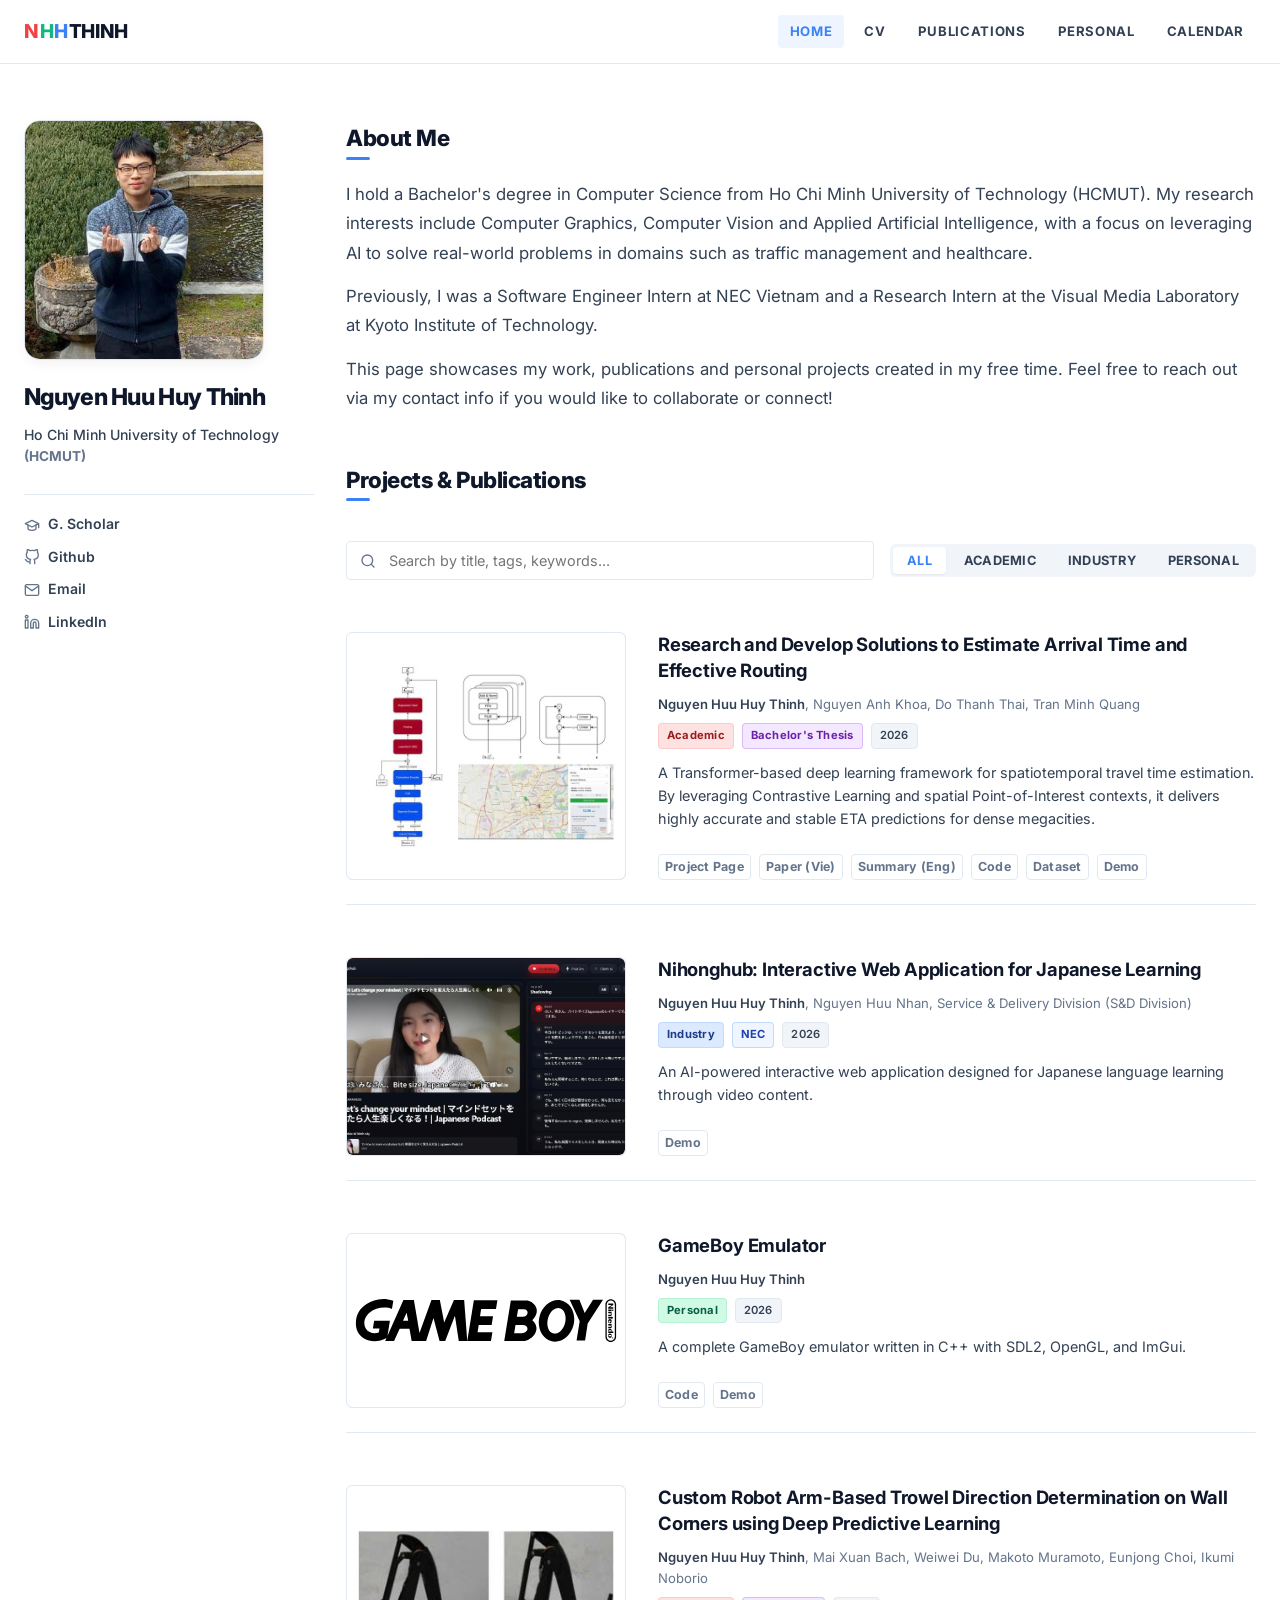
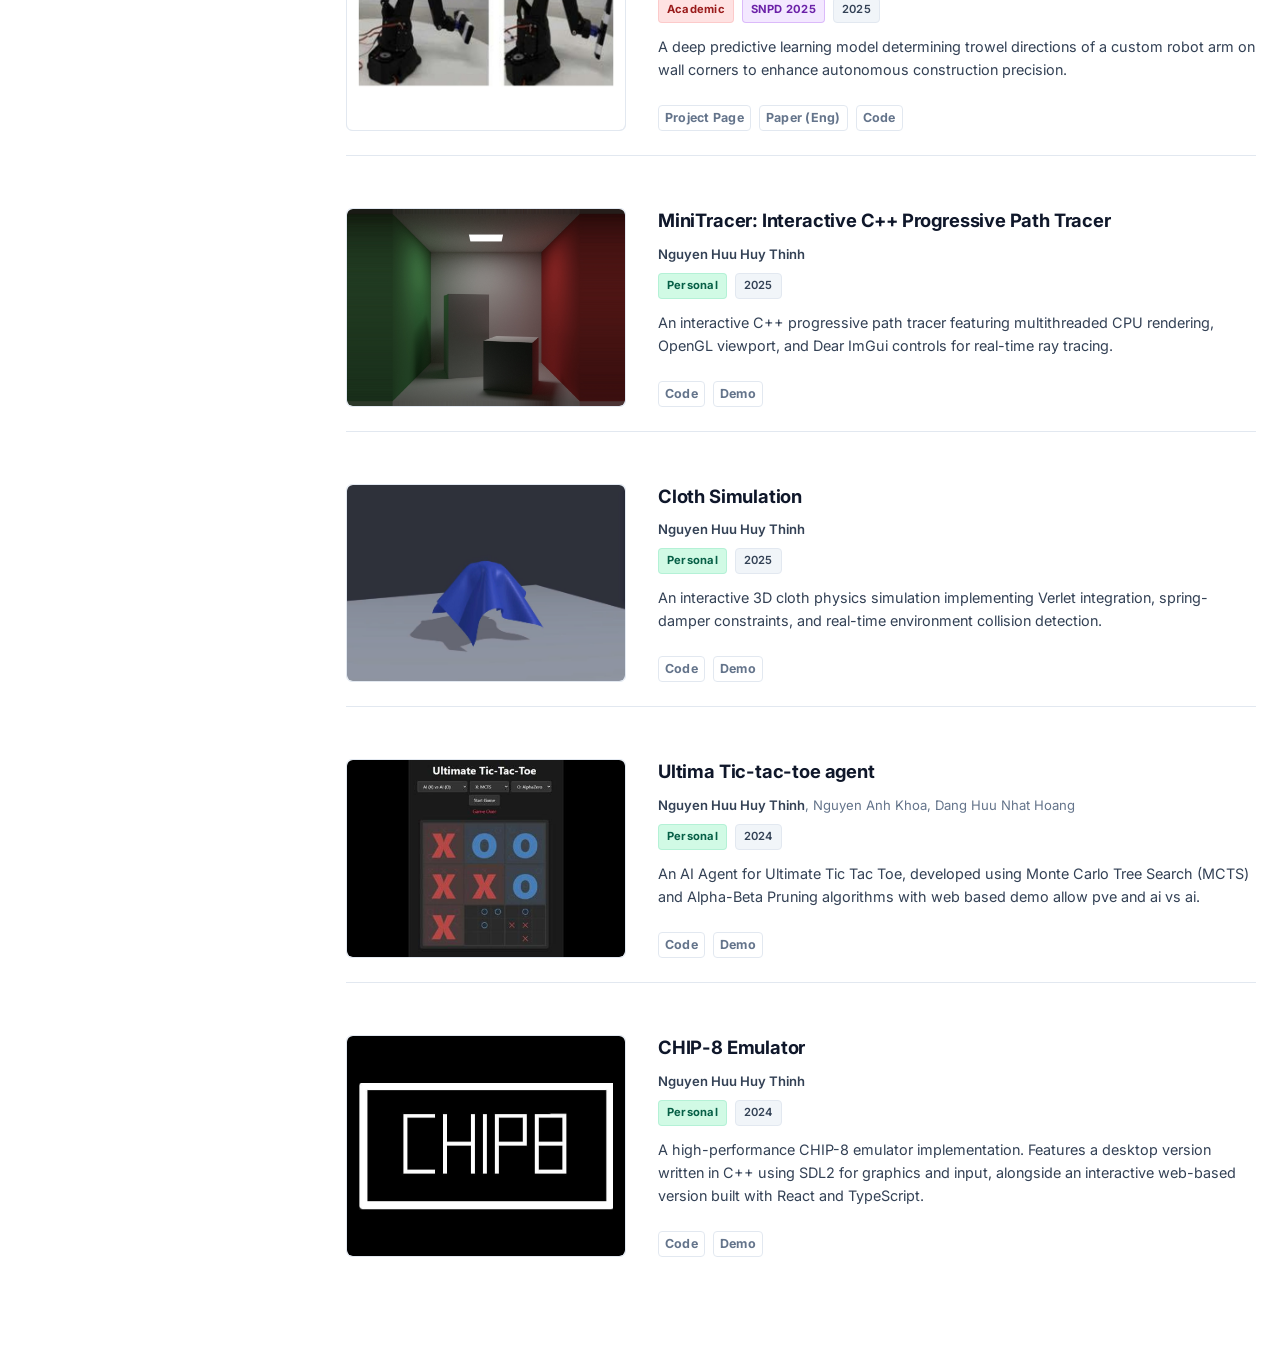
<file: index.html>
<!DOCTYPE html>
<html lang="en">
<head>
  <meta charset="UTF-8">
  <meta name="viewport" content="width=device-width, initial-scale=1.0">
  <title>Nguyen Huu Huy Thinh</title>
  
  <!-- SEO Meta Tags -->
  <meta name="description" content="Personal website and portfolio of Nguyen Huu Huy Thinh, Computer Science graduate from Ho Chi Minh University of Technology (HCMUT). Specializing in Computer Graphics, Computer Vision, and Applied AI.">
  <meta name="keywords" content="Nguyen Huu Huy Thinh, HCMUT, Computer Science, Computer Graphics, Computer Vision, Applied AI, Software Engineer, Portfolio">
  <meta name="author" content="Nguyen Huu Huy Thinh">
  <meta name="robots" content="index, follow">
  
  <!-- Cache Control Meta Tags to prevent stale HTML caching -->
  <meta http-equiv="Cache-Control" content="no-cache, no-store, must-revalidate">
  <meta http-equiv="Pragma" content="no-cache">
  <meta http-equiv="Expires" content="0">
  
  <!-- Open Graph / Social Media Meta Tags -->
  <meta property="og:type" content="website">
  <meta property="og:title" content="Nguyen Huu Huy Thinh">
  <meta property="og:description" content="Personal website and portfolio of Nguyen Huu Huy Thinh, Computer Science graduate from Ho Chi Minh University of Technology (HCMUT). Specializing in Computer Graphics, Computer Vision, and Applied AI.">
  <meta property="og:url" content="https://shinnei.github.io/">
  <meta property="og:image" content="https://shinnei.github.io/assets/avatar.jpg">
  
  <!-- Twitter Card Meta Tags -->
  <meta name="twitter:card" content="summary_large_image">
  <meta name="twitter:title" content="Nguyen Huu Huy Thinh">
  <meta name="twitter:description" content="Personal website and portfolio of Nguyen Huu Huy Thinh, Computer Science graduate from HCMUT.">
  <meta name="twitter:image" content="https://shinnei.github.io/assets/avatar.jpg">

  <!-- Favicon -->
  <link rel="icon" type="image/jpeg" href="assets/avatar.jpg">
  <!-- Google Fonts: Inter -->
  <link rel="preconnect" href="https://fonts.googleapis.com">
  <link rel="preconnect" href="https://fonts.gstatic.com" crossorigin>
  <link href="https://fonts.googleapis.com/css2?family=Inter:wght@300;400;500;600;700;800&display=swap" rel="stylesheet">
  <!-- Stylesheet -->
  <link rel="stylesheet" href="styles.css?v=1.8">
</head>
<body>
  
  <!-- Navigation Bar -->
  <nav class="navbar">
    <div class="nav-container">
      <a href="index.html" class="nav-brand">
        <span class="nav-logo-r">N</span><span class="nav-logo-g">H</span><span class="nav-logo-b">H</span> Thinh
      </a>
      <div class="nav-links">
        <a href="index.html" class="nav-link-item active">Home</a>
        <a href="papers/Nguyen_Huu_Huy_Thinh_CV.pdf" target="_blank" rel="noopener noreferrer" class="nav-link-item">CV</a>
        <a href="publications.html" class="nav-link-item">Publications</a>
        <a href="personal.html" class="nav-link-item">Personal</a>
        <a href="calendar.html" class="nav-link-item">Calendar</a>
      </div>
    </div>
  </nav>

  <div class="app-container">
    
    <!-- Left Sidebar: Profile Details -->
    <aside class="sidebar">
      <div class="profile-card">
        <div class="avatar-wrapper">
          <img src="assets/avatar.jpg" alt="Nguyen Huu Huy Thinh" class="avatar-img" id="profile-avatar" onerror="this.classList.add('hide'); document.getElementById('avatar-fallback').classList.remove('hide');">
          <div id="avatar-fallback" class="avatar-fallback hide">
            <span class="fallback-initials">NHHT</span>
          </div>
        </div>
        
        <h1 class="profile-name">Nguyen Huu Huy Thinh</h1>
        <p class="profile-school">
          Ho Chi Minh University of Technology<br>
          <span class="school-sub">(HCMUT)</span>
        </p>
        
        <!-- Social/Contact Links: Styled as borderless text links -->
        <div class="social-links">
          <a href="https://scholar.google.com" target="_blank" rel="noopener noreferrer" class="social-link" title="Google Scholar">
            <svg class="social-icon" xmlns="http://www.w3.org/2000/svg" width="16" height="16" viewBox="0 0 24 24" fill="none" stroke="currentColor" stroke-width="2" stroke-linecap="round" stroke-linejoin="round"><path d="M22 10v6M2 10l10-5 10 5-10 5z"></path><path d="M6 12v5c0 2 2 3 6 3s6-1 6-3v-5"></path></svg>
            <span>G. Scholar</span>
          </a>
          <a href="https://github.com/shInNei" target="_blank" rel="noopener noreferrer" class="social-link" title="github.com/shInNei">
            <svg class="social-icon" xmlns="http://www.w3.org/2000/svg" width="16" height="16" viewBox="0 0 24 24" fill="none" stroke="currentColor" stroke-width="2" stroke-linecap="round" stroke-linejoin="round"><path d="M9 19c-5 1.5-5-2.5-7-3m14 6v-3.87a3.37 3.37 0 0 0-.94-2.61c3.14-.35 6.44-1.54 6.44-7A5.44 5.44 0 0 0 20 4.77 5.07 5.07 0 0 0 19.91 1S18.73.65 16 2.48a13.38 13.38 0 0 0-7 0C6.27.65 5.09 1 5.09 1A5.07 5.07 0 0 0 5 4.77a5.44 5.44 0 0 0-1.5 3.78c0 5.42 3.3 6.61 6.44 7A3.37 3.37 0 0 0 9 18.13V22"></path></svg>
            <span>Github</span>
          </a>
          <a href="mailto:dst15092004@gmail.com" class="social-link" title="dst15092004@gmail.com">
            <svg class="social-icon" xmlns="http://www.w3.org/2000/svg" width="16" height="16" viewBox="0 0 24 24" fill="none" stroke="currentColor" stroke-width="2" stroke-linecap="round" stroke-linejoin="round"><path d="M4 4h16c1.1 0 2 .9 2 2v12c0 1.1-.9 2-2 2H4c-1.1 0-2-.9-2-2V6c0-1.1.9-2 2-2z"></path><polyline points="22,6 12,13 2,6"></polyline></svg>
            <span>Email</span>
          </a>
          <a href="https://www.linkedin.com/in/nvnhn/" target="_blank" rel="noopener noreferrer" class="social-link" title="linkedin.com/in/nvnhn/">
            <svg class="social-icon" xmlns="http://www.w3.org/2000/svg" width="16" height="16" viewBox="0 0 24 24" fill="none" stroke="currentColor" stroke-width="2" stroke-linecap="round" stroke-linejoin="round"><path d="M16 8a6 6 0 0 1 6 6v7h-4v-7a2 2 0 0 0-2-2 2 2 0 0 0-2 2v7h-4v-7a6 6 0 0 1 6-6z"></path><rect x="2" y="9" width="4" height="12"></rect><circle cx="4" cy="4" r="2"></circle></svg>
            <span>LinkedIn</span>
          </a>
        </div>
      </div>
    </aside>
    
    <!-- Right Main Content -->
    <main class="main-content">
      
      <!-- Short Bio Description Section: Styled as clean, borderless typography -->
      <section class="bio-section">
        <h2 class="section-title">About Me</h2>
        <div class="bio-card">
          <p class="bio-text">
            I hold a Bachelor's degree in Computer Science from Ho Chi Minh University of Technology (HCMUT). My research interests include Computer Graphics, Computer Vision and Applied Artificial Intelligence, with a focus on leveraging AI to solve real-world problems in domains such as traffic management and healthcare.
          </p>
          <p class="bio-text">
            Previously, I was a Software Engineer Intern at NEC Vietnam and a Research Intern at the Visual Media Laboratory at Kyoto Institute of Technology.
          </p>
          <p class="bio-text">
            This page showcases my work, publications and personal projects created in my free time. Feel free to reach out via my contact info if you would like to collaborate or connect!
          </p>
        </div>
      </section>
      
      <!-- Projects & Publications Section -->
      <section class="portfolio-section">
        <div class="portfolio-header">
          <h2 class="section-title">Projects & Publications</h2>
          
          <!-- Search & Filter Controls -->
          <div class="search-filter-controls">
            <!-- Search Box -->
            <div class="search-box">
              <svg class="search-icon" xmlns="http://www.w3.org/2000/svg" width="18" height="18" viewBox="0 0 24 24" fill="none" stroke="currentColor" stroke-width="2" stroke-linecap="round" stroke-linejoin="round"><circle cx="11" cy="11" r="8"></circle><line x1="21" y1="21" x2="16.65" y2="16.65"></line></svg>
              <input type="text" id="project-search" placeholder="Search by title, tags, keywords...">
            </div>
            
            <!-- Type Filters -->
            <div class="filter-tabs">
              <button class="filter-tab active" data-filter="all">All</button>
              <button class="filter-tab" data-filter="academic">Academic</button>
              <button class="filter-tab" data-filter="industry">Industry</button>
              <button class="filter-tab" data-filter="personal">Personal</button>
            </div>
          </div>
        </div>
        
        <!-- Timeline Grouped list of projects -->
        <div id="projects-timeline" class="projects-timeline">
          <!-- JavaScript will dynamically render year groupings here -->
          <div class="loading-state">Loading projects database...</div>
        </div>
      </section>
      
    </main>
  </div>

  <!-- Scripts -->
  <script src="app.js?v=1.8"></script>
</body>
</html>
</file>
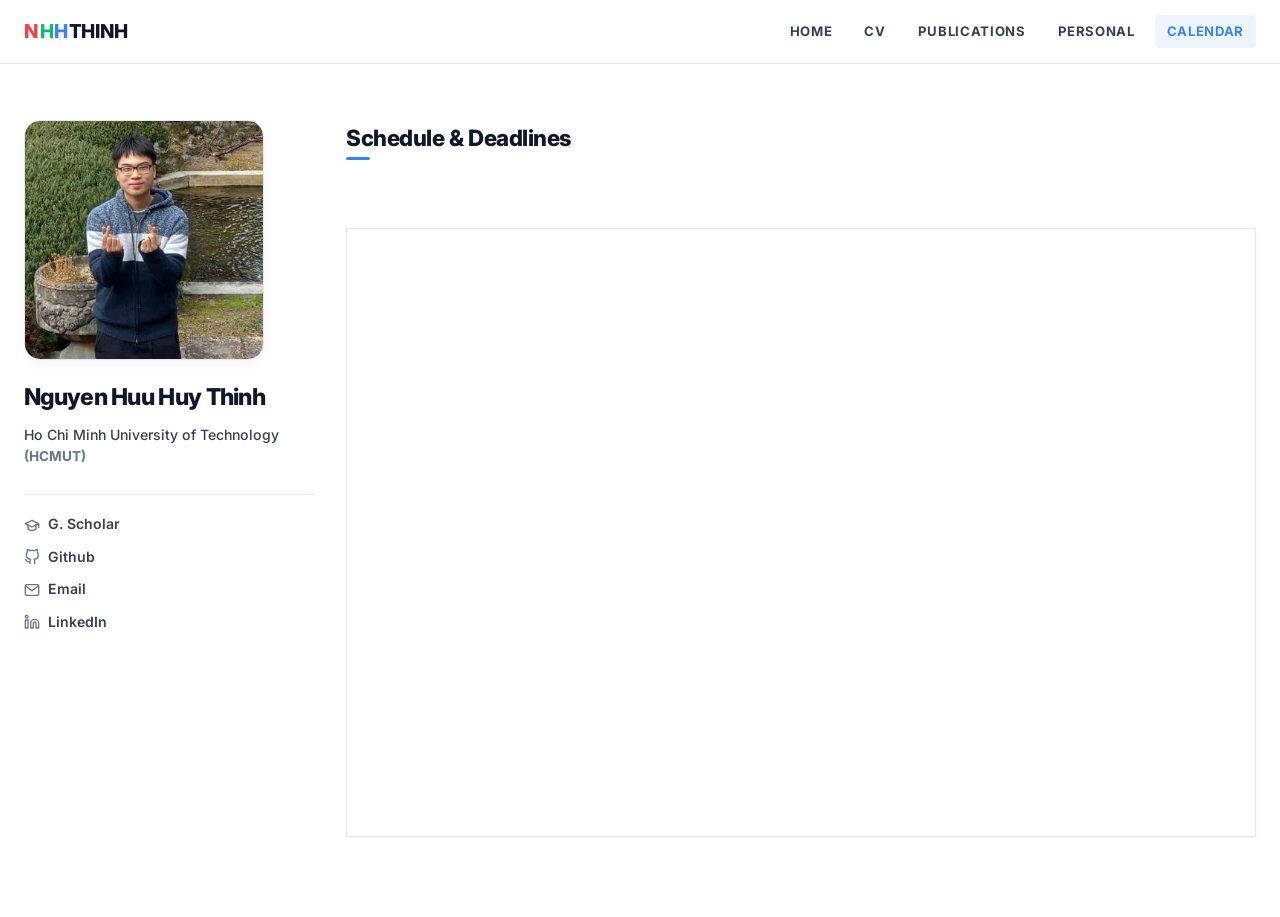
<file: calendar.html>
<!DOCTYPE html>
<html lang="en">
<head>
  <meta charset="UTF-8">
  <meta name="viewport" content="width=device-width, initial-scale=1.0">
  <title>Calendar - Nguyen Huu Huy Thinh</title>
  
  <meta name="description" content="Personal calendar of Nguyen Huu Huy Thinh.">
  <meta name="keywords" content="Nguyen Huu Huy Thinh, Calendar, Schedule, Deadlines">
  <meta name="author" content="Nguyen Huu Huy Thinh">
  <meta name="robots" content="index, follow">
  
  <meta http-equiv="Cache-Control" content="no-cache, no-store, must-revalidate">
  <meta http-equiv="Pragma" content="no-cache">
  <meta http-equiv="Expires" content="0">
  
  <meta property="og:type" content="website">
  <meta property="og:title" content="Calendar - Nguyen Huu Huy Thinh">
  <meta property="og:description" content="Personal calendar of Nguyen Huu Huy Thinh.">
  <meta property="og:url" content="https://shinnei.github.io/calendar.html">
  <meta property="og:image" content="https://shinnei.github.io/assets/avatar.jpg">

  <link rel="icon" type="image/jpeg" href="assets/avatar.jpg">
  <link rel="preconnect" href="https://fonts.googleapis.com">
  <link rel="preconnect" href="https://fonts.gstatic.com" crossorigin>
  <link href="https://fonts.googleapis.com/css2?family=Inter:wght@300;400;500;600;700;800&display=swap" rel="stylesheet">
  <link rel="stylesheet" href="styles.css?v=1.8">
</head>
<body>
  
  <nav class="navbar">
    <div class="nav-container">
      <a href="index.html" class="nav-brand">
        <span class="nav-logo-r">N</span><span class="nav-logo-g">H</span><span class="nav-logo-b">H</span> Thinh
      </a>
      <div class="nav-links">
        <a href="index.html" class="nav-link-item">Home</a>
        <a href="papers/Nguyen_Huu_Huy_Thinh_CV.pdf" target="_blank" rel="noopener noreferrer" class="nav-link-item">CV</a>
        <a href="publications.html" class="nav-link-item">Publications</a>
        <a href="personal.html" class="nav-link-item">Personal</a>
        <a href="calendar.html" class="nav-link-item active">Calendar</a>
      </div>
    </div>
  </nav>

  <div class="app-container">
    
    <aside class="sidebar">
      <div class="profile-card">
        <div class="avatar-wrapper">
          <img src="assets/avatar.jpg" alt="Nguyen Huu Huy Thinh" class="avatar-img" id="profile-avatar" onerror="this.classList.add('hide'); document.getElementById('avatar-fallback').classList.remove('hide');">
          <div id="avatar-fallback" class="avatar-fallback hide">
            <span class="fallback-initials">NHHT</span>
          </div>
        </div>
        
        <h1 class="profile-name">Nguyen Huu Huy Thinh</h1>
        <p class="profile-school">
          Ho Chi Minh University of Technology<br>
          <span class="school-sub">(HCMUT)</span>
        </p>
        
        <div class="social-links">
          <a href="https://scholar.google.com" target="_blank" rel="noopener noreferrer" class="social-link" title="Google Scholar">
            <svg class="social-icon" xmlns="http://www.w3.org/2000/svg" width="16" height="16" viewBox="0 0 24 24" fill="none" stroke="currentColor" stroke-width="2" stroke-linecap="round" stroke-linejoin="round"><path d="M22 10v6M2 10l10-5 10 5-10 5z"></path><path d="M6 12v5c0 2 2 3 6 3s6-1 6-3v-5"></path></svg>
            <span>G. Scholar</span>
          </a>
          <a href="https://github.com/shInNei" target="_blank" rel="noopener noreferrer" class="social-link" title="github.com/shInNei">
            <svg class="social-icon" xmlns="http://www.w3.org/2000/svg" width="16" height="16" viewBox="0 0 24 24" fill="none" stroke="currentColor" stroke-width="2" stroke-linecap="round" stroke-linejoin="round"><path d="M9 19c-5 1.5-5-2.5-7-3m14 6v-3.87a3.37 3.37 0 0 0-.94-2.61c3.14-.35 6.44-1.54 6.44-7A5.44 5.44 0 0 0 20 4.77 5.07 5.07 0 0 0 19.91 1S18.73.65 16 2.48a13.38 13.38 0 0 0-7 0C6.27.65 5.09 1 5.09 1A5.07 5.07 0 0 0 5 4.77a5.44 5.44 0 0 0-1.5 3.78c0 5.42 3.3 6.61 6.44 7A3.37 3.37 0 0 0 9 18.13V22"></path></svg>
            <span>Github</span>
          </a>
          <a href="mailto:dst15092004@gmail.com" class="social-link" title="dst15092004@gmail.com">
            <svg class="social-icon" xmlns="http://www.w3.org/2000/svg" width="16" height="16" viewBox="0 0 24 24" fill="none" stroke="currentColor" stroke-width="2" stroke-linecap="round" stroke-linejoin="round"><path d="M4 4h16c1.1 0 2 .9 2 2v12c0 1.1-.9 2-2 2H4c-1.1 0-2-.9-2-2V6c0-1.1.9-2 2-2z"></path><polyline points="22,6 12,13 2,6"></polyline></svg>
            <span>Email</span>
          </a>
          <a href="https://www.linkedin.com/in/nvnhn/" target="_blank" rel="noopener noreferrer" class="social-link" title="linkedin.com/in/nvnhn/">
            <svg class="social-icon" xmlns="http://www.w3.org/2000/svg" width="16" height="16" viewBox="0 0 24 24" fill="none" stroke="currentColor" stroke-width="2" stroke-linecap="round" stroke-linejoin="round"><path d="M16 8a6 6 0 0 1 6 6v7h-4v-7a2 2 0 0 0-2-2 2 2 0 0 0-2 2v7h-4v-7a6 6 0 0 1 6-6z"></path><rect x="2" y="9" width="4" height="12"></rect><circle cx="4" cy="4" r="2"></circle></svg>
            <span>LinkedIn</span>
          </a>
        </div>
      </div>
    </aside>

    <main class="main-content">
      <h2 class="section-title">Schedule & Deadlines</h2>
      
      <div class="calendar-container">
        <iframe src="https://calendar.google.com/calendar/embed?hl=en&src=00cd9221fc6dd480da483164dfe9637b0a906abfc7c5ccf0f819339e7baccd6d%40group.calendar.google.com&ctz=Asia%2FHo_Chi_Minh" style="border: 0" width="100%" height="600" frameborder="0" scrolling="no"></iframe>
      </div>
    </main>
  </div>
</body>
</html>
</file>
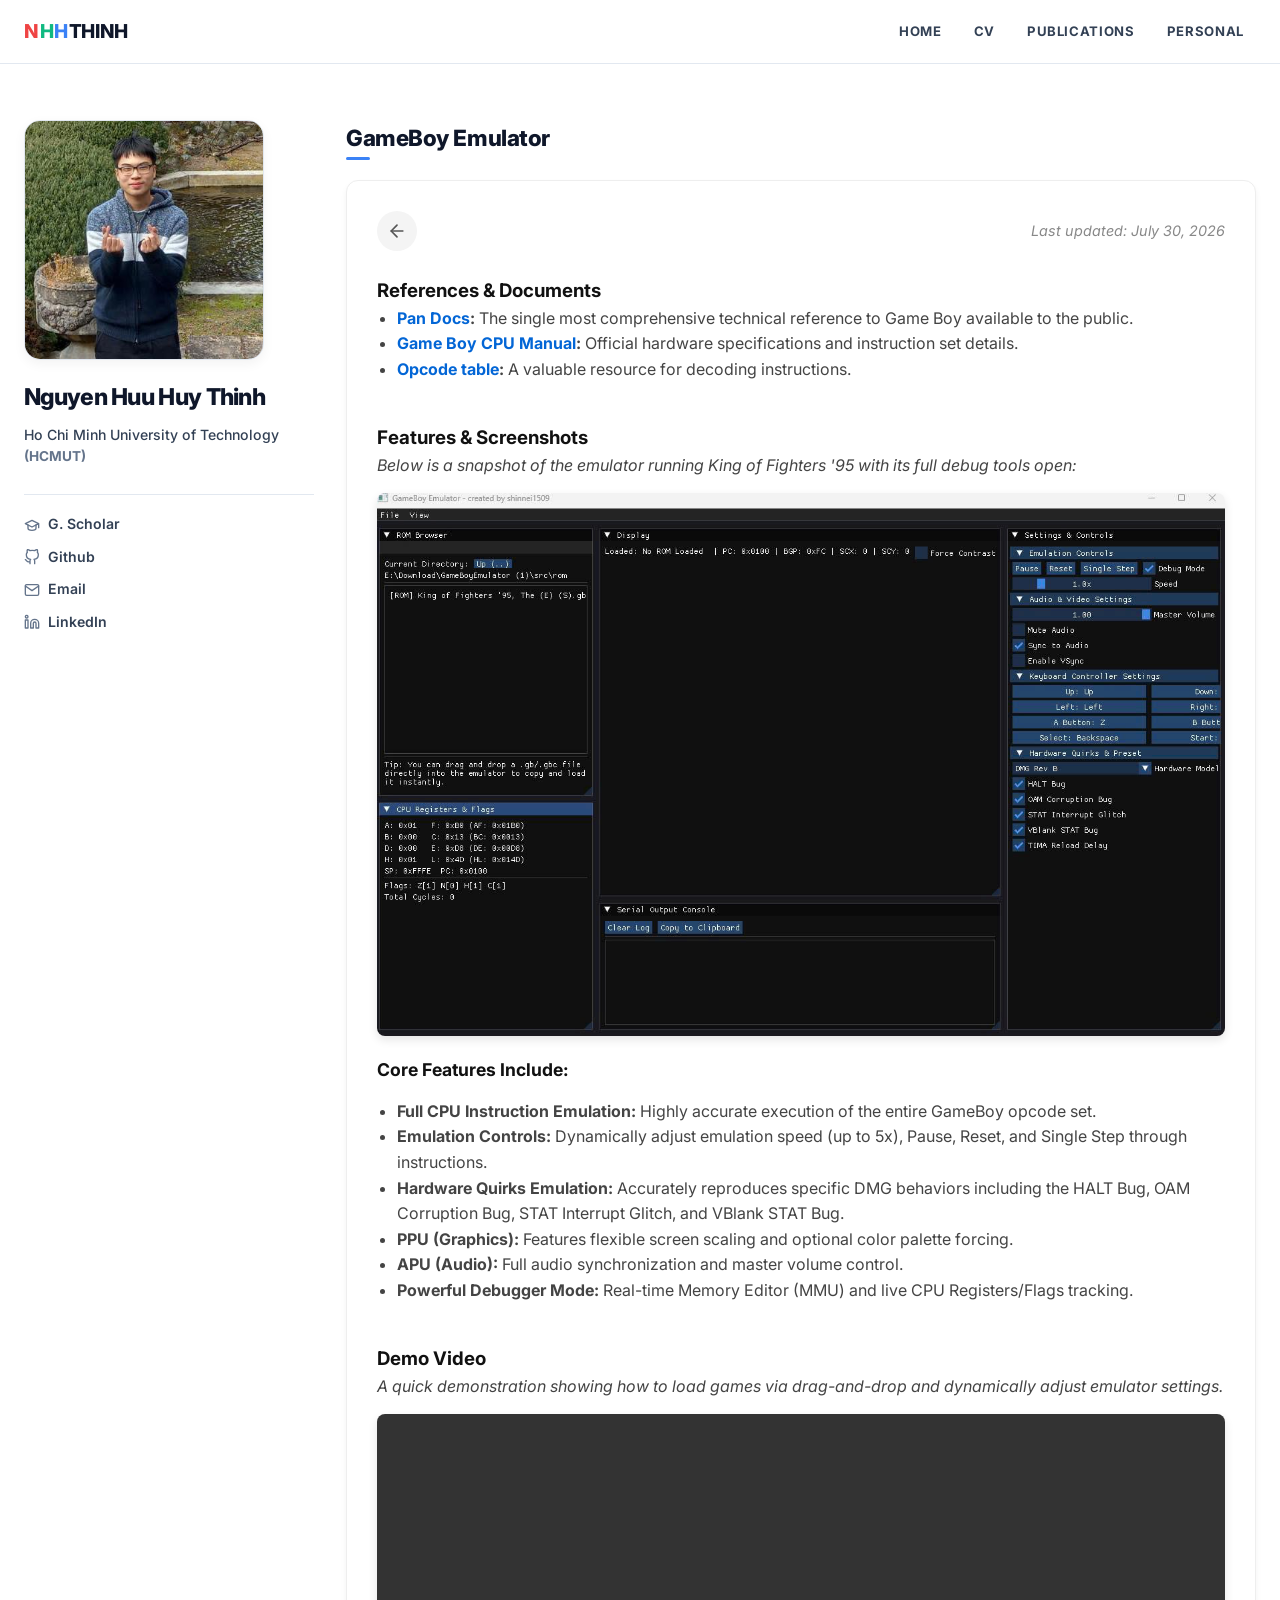
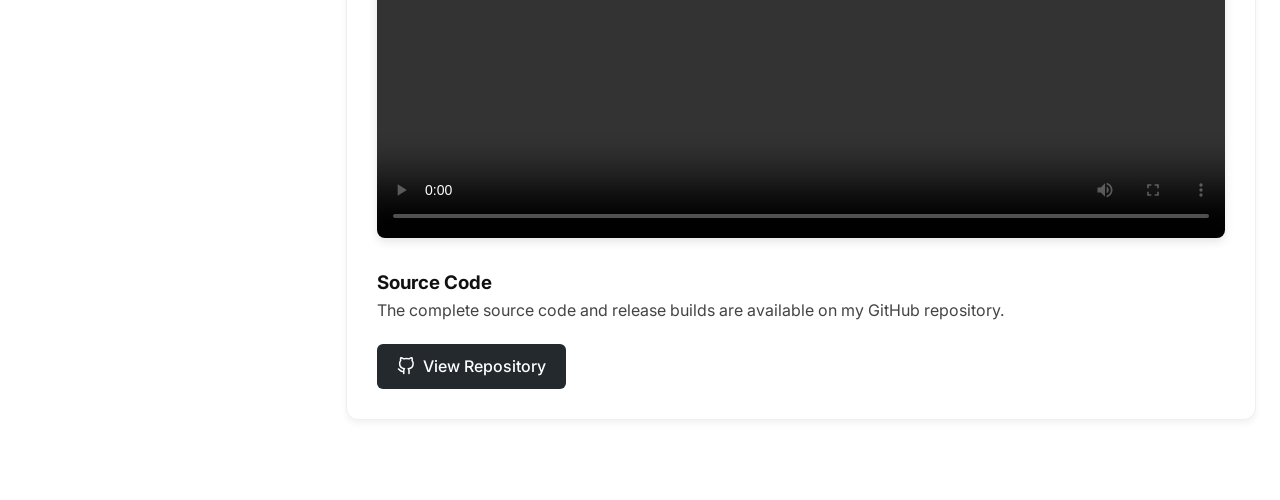
<file: gameboy_demo.html>
<!DOCTYPE html>
<html lang="en">
<head>
  <meta charset="UTF-8">
  <meta name="viewport" content="width=device-width, initial-scale=1.0">
  <title>GameBoy Emulator - Nguyen Huu Huy Thinh</title>
  
  <!-- SEO Meta Tags -->
  <meta name="description" content="GameBoy Emulator project by Nguyen Huu Huy Thinh.">
  <meta name="keywords" content="Nguyen Huu Huy Thinh, GameBoy, Emulator, C++, SDL2, OpenGL, ImGui">
  <meta name="author" content="Nguyen Huu Huy Thinh">
  <meta name="robots" content="index, follow">
  
  <!-- Cache Control Meta Tags to prevent stale HTML caching -->
  <meta http-equiv="Cache-Control" content="no-cache, no-store, must-revalidate">
  <meta http-equiv="Pragma" content="no-cache">
  <meta http-equiv="Expires" content="0">
  
  <!-- Open Graph / Social Media Meta Tags -->
  <meta property="og:type" content="website">
  <meta property="og:title" content="GameBoy Emulator">
  <meta property="og:description" content="GameBoy Emulator project by Nguyen Huu Huy Thinh.">
  <meta property="og:url" content="https://shinnei.github.io/gameboy_demo.html">
  <meta property="og:image" content="https://shinnei.github.io/assets/avatar.jpg">

  <!-- Favicon -->
  <link rel="icon" type="image/jpeg" href="assets/avatar.jpg">
  <!-- Google Fonts: Inter -->
  <link rel="preconnect" href="https://fonts.googleapis.com">
  <link rel="preconnect" href="https://fonts.gstatic.com" crossorigin>
  <link href="https://fonts.googleapis.com/css2?family=Inter:wght@300;400;500;600;700;800&display=swap" rel="stylesheet">
  <!-- Stylesheet -->
  <link rel="stylesheet" href="styles.css?v=1.7">
</head>
<body>
  
  <!-- Navigation Bar -->
  <nav class="navbar">
    <div class="nav-container">
      <a href="index.html" class="nav-brand">
        <span class="nav-logo-r">N</span><span class="nav-logo-g">H</span><span class="nav-logo-b">H</span> Thinh
      </a>
      <div class="nav-links">
        <a href="index.html" class="nav-link-item">Home</a>
        <a href="papers/Nguyen_Huu_Huy_Thinh_CV.pdf" target="_blank" rel="noopener noreferrer" class="nav-link-item">CV</a>
        <a href="publications.html" class="nav-link-item">Publications</a>
        <a href="personal.html" class="nav-link-item">Personal</a>
      </div>
    </div>
  </nav>

  <div class="app-container">
    
    <!-- Left Sidebar: Profile Details -->
    <aside class="sidebar">
      <div class="profile-card">
        <div class="avatar-wrapper">
          <img src="assets/avatar.jpg" alt="Nguyen Huu Huy Thinh" class="avatar-img" id="profile-avatar" onerror="this.classList.add('hide'); document.getElementById('avatar-fallback').classList.remove('hide');">
          <div id="avatar-fallback" class="avatar-fallback hide">
            <span class="fallback-initials">NHHT</span>
          </div>
        </div>
        
        <h1 class="profile-name">Nguyen Huu Huy Thinh</h1>
        <p class="profile-school">
          Ho Chi Minh University of Technology<br>
          <span class="school-sub">(HCMUT)</span>
        </p>
        
        <!-- Social/Contact Links -->
        <div class="social-links">
          <a href="https://scholar.google.com" target="_blank" rel="noopener noreferrer" class="social-link" title="Google Scholar">
            <svg class="social-icon" xmlns="http://www.w3.org/2000/svg" width="16" height="16" viewBox="0 0 24 24" fill="none" stroke="currentColor" stroke-width="2" stroke-linecap="round" stroke-linejoin="round"><path d="M22 10v6M2 10l10-5 10 5-10 5z"></path><path d="M6 12v5c0 2 2 3 6 3s6-1 6-3v-5"></path></svg>
            <span>G. Scholar</span>
          </a>
          <a href="https://github.com/shInNei" target="_blank" rel="noopener noreferrer" class="social-link" title="github.com/shInNei">
            <svg class="social-icon" xmlns="http://www.w3.org/2000/svg" width="16" height="16" viewBox="0 0 24 24" fill="none" stroke="currentColor" stroke-width="2" stroke-linecap="round" stroke-linejoin="round"><path d="M9 19c-5 1.5-5-2.5-7-3m14 6v-3.87a3.37 3.37 0 0 0-.94-2.61c3.14-.35 6.44-1.54 6.44-7A5.44 5.44 0 0 0 20 4.77 5.07 5.07 0 0 0 19.91 1S18.73.65 16 2.48a13.38 13.38 0 0 0-7 0C6.27.65 5.09 1 5.09 1A5.07 5.07 0 0 0 5 4.77a5.44 5.44 0 0 0-1.5 3.78c0 5.42 3.3 6.61 6.44 7A3.37 3.37 0 0 0 9 18.13V22"></path></svg>
            <span>Github</span>
          </a>
          <a href="mailto:dst15092004@gmail.com" class="social-link" title="dst15092004@gmail.com">
            <svg class="social-icon" xmlns="http://www.w3.org/2000/svg" width="16" height="16" viewBox="0 0 24 24" fill="none" stroke="currentColor" stroke-width="2" stroke-linecap="round" stroke-linejoin="round"><path d="M4 4h16c1.1 0 2 .9 2 2v12c0 1.1-.9 2-2 2H4c-1.1 0-2-.9-2-2V6c0-1.1.9-2 2-2z"></path><polyline points="22,6 12,13 2,6"></polyline></svg>
            <span>Email</span>
          </a>
          <a href="https://www.linkedin.com/in/nvnhn/" target="_blank" rel="noopener noreferrer" class="social-link" title="linkedin.com/in/nvnhn/">
            <svg class="social-icon" xmlns="http://www.w3.org/2000/svg" width="16" height="16" viewBox="0 0 24 24" fill="none" stroke="currentColor" stroke-width="2" stroke-linecap="round" stroke-linejoin="round"><path d="M16 8a6 6 0 0 1 6 6v7h-4v-7a2 2 0 0 0-2-2 2 2 0 0 0-2 2v7h-4v-7a6 6 0 0 1 6-6z"></path><rect x="2" y="9" width="4" height="12"></rect><circle cx="4" cy="4" r="2"></circle></svg>
            <span>LinkedIn</span>
          </a>
        </div>
      </div>
    </aside>
    
    <!-- Right Main Content -->
    <main class="main-content">
      <section class="portfolio-section">
        <h2 class="section-title">GameBoy Emulator</h2>
        
        <div class="project-details" style="background: white; border: 1px solid #eee; border-radius: 12px; padding: 30px; box-shadow: 0 4px 6px rgba(0,0,0,0.05); text-align: left;">
          <div style="display: flex; justify-content: space-between; align-items: center; margin-bottom: 25px;">
            <a href="index.html" style="text-decoration: none; color: #555; display: flex; align-items: center; justify-content: center; width: 40px; height: 40px; border-radius: 50%; background: #f4f4f4; transition: background 0.2s;" onmouseover="this.style.background='#e4e4e4'" onmouseout="this.style.background='#f4f4f4'" title="Back to Homepage">
              <svg xmlns="http://www.w3.org/2000/svg" width="20" height="20" viewBox="0 0 24 24" fill="none" stroke="currentColor" stroke-width="2" stroke-linecap="round" stroke-linejoin="round"><line x1="19" y1="12" x2="5" y2="12"></line><polyline points="12 19 5 12 12 5"></polyline></svg>
            </a>
            <p class="last-updated" style="color: #888; font-size: 0.9em; margin: 0;"><em>Last updated: July 30, 2026</em></p>
          </div>
          
          <h3 style="margin-top: 0; color: #111;">References & Documents</h3>
          <ul style="color: #444; line-height: 1.6; margin-bottom: 40px; padding-left: 20px;">
            <li><strong><a href="https://gbdev.io/pandocs/" target="_blank" style="color: #0366d6; text-decoration: none;">Pan Docs</a>:</strong> The single most comprehensive technical reference to Game Boy available to the public.</li>
            <li><strong><a href="http://marc.rawer.de/Gameboy/Docs/GBCPUman.pdf" target="_blank" style="color: #0366d6; text-decoration: none;">Game Boy CPU Manual</a>:</strong> Official hardware specifications and instruction set details.</li>
            <li><strong><a href="https://izik1.github.io/gbops/" target="_blank" style="color: #0366d6; text-decoration: none;">Opcode table</a>:</strong> A valuable resource for decoding instructions.</li>
          </ul>

          <h3 style="color: #111;">Features & Screenshots</h3>
          <p style="color: #444; margin-bottom: 15px;"><em>Below is a snapshot of the emulator running King of Fighters '95 with its full debug tools open:</em></p>
          <div style="text-align: center; margin-bottom: 20px; border-radius: 8px; overflow: hidden; box-shadow: 0 4px 10px rgba(0,0,0,0.1);">
            <img src="assets/gbscreen_1.jpg" alt="GameBoy Emulator Screenshot" style="width: 100%; height: auto; display: block;">
          </div>
          <h4 style="color: #111; margin-bottom: 15px; font-size: 1.1em;">Core Features Include:</h4>
          <ul style="color: #444; line-height: 1.6; margin-bottom: 40px; padding-left: 20px;">
            <li><strong>Full CPU Instruction Emulation:</strong> Highly accurate execution of the entire GameBoy opcode set.</li>
            <li><strong>Emulation Controls:</strong> Dynamically adjust emulation speed (up to 5x), Pause, Reset, and Single Step through instructions.</li>
            <li><strong>Hardware Quirks Emulation:</strong> Accurately reproduces specific DMG behaviors including the HALT Bug, OAM Corruption Bug, STAT Interrupt Glitch, and VBlank STAT Bug.</li>
            <li><strong>PPU (Graphics):</strong> Features flexible screen scaling and optional color palette forcing.</li>
            <li><strong>APU (Audio):</strong> Full audio synchronization and master volume control.</li>
            <li><strong>Powerful Debugger Mode:</strong> Real-time Memory Editor (MMU) and live CPU Registers/Flags tracking.</li>
          </ul>

          <h3 style="color: #111;">Demo Video</h3>
          <p style="color: #444; margin-bottom: 15px;"><em>A quick demonstration showing how to load games via drag-and-drop and dynamically adjust emulator settings.</em></p>
          <div style="text-align: center; margin-bottom: 30px; border-radius: 8px; overflow: hidden; box-shadow: 0 4px 10px rgba(0,0,0,0.1);">
            <video controls style="width: 100%; height: auto; display: block;">
              <source src="assets/gbvideo_1.mp4" type="video/mp4">
              Your browser does not support the video tag.
            </video>
          </div>

          <h3 style="color: #111;">Source Code</h3>
          <p style="color: #444; margin-bottom: 15px;">
            The complete source code and release builds are available on my GitHub repository.
          </p>
          <a href="https://github.com/shInNei/Gameboy-Emulator" target="_blank" rel="noopener noreferrer" style="display: inline-flex; align-items: center; gap: 8px; margin-top: 5px; padding: 10px 20px; background: #24292e; color: white; text-decoration: none; border-radius: 6px; font-weight: 500; transition: background 0.2s;">
            <svg xmlns="http://www.w3.org/2000/svg" width="18" height="18" viewBox="0 0 24 24" fill="none" stroke="currentColor" stroke-width="2" stroke-linecap="round" stroke-linejoin="round"><path d="M9 19c-5 1.5-5-2.5-7-3m14 6v-3.87a3.37 3.37 0 0 0-.94-2.61c3.14-.35 6.44-1.54 6.44-7A5.44 5.44 0 0 0 20 4.77 5.07 5.07 0 0 0 19.91 1S18.73.65 16 2.48a13.38 13.38 0 0 0-7 0C6.27.65 5.09 1 5.09 1A5.07 5.07 0 0 0 5 4.77a5.44 5.44 0 0 0-1.5 3.78c0 5.42 3.3 6.61 6.44 7A3.37 3.37 0 0 0 9 18.13V22"></path></svg>
            View Repository
          </a>
        </div>
      </section>
    </main>
  </div>

</body>
</html>
</file>
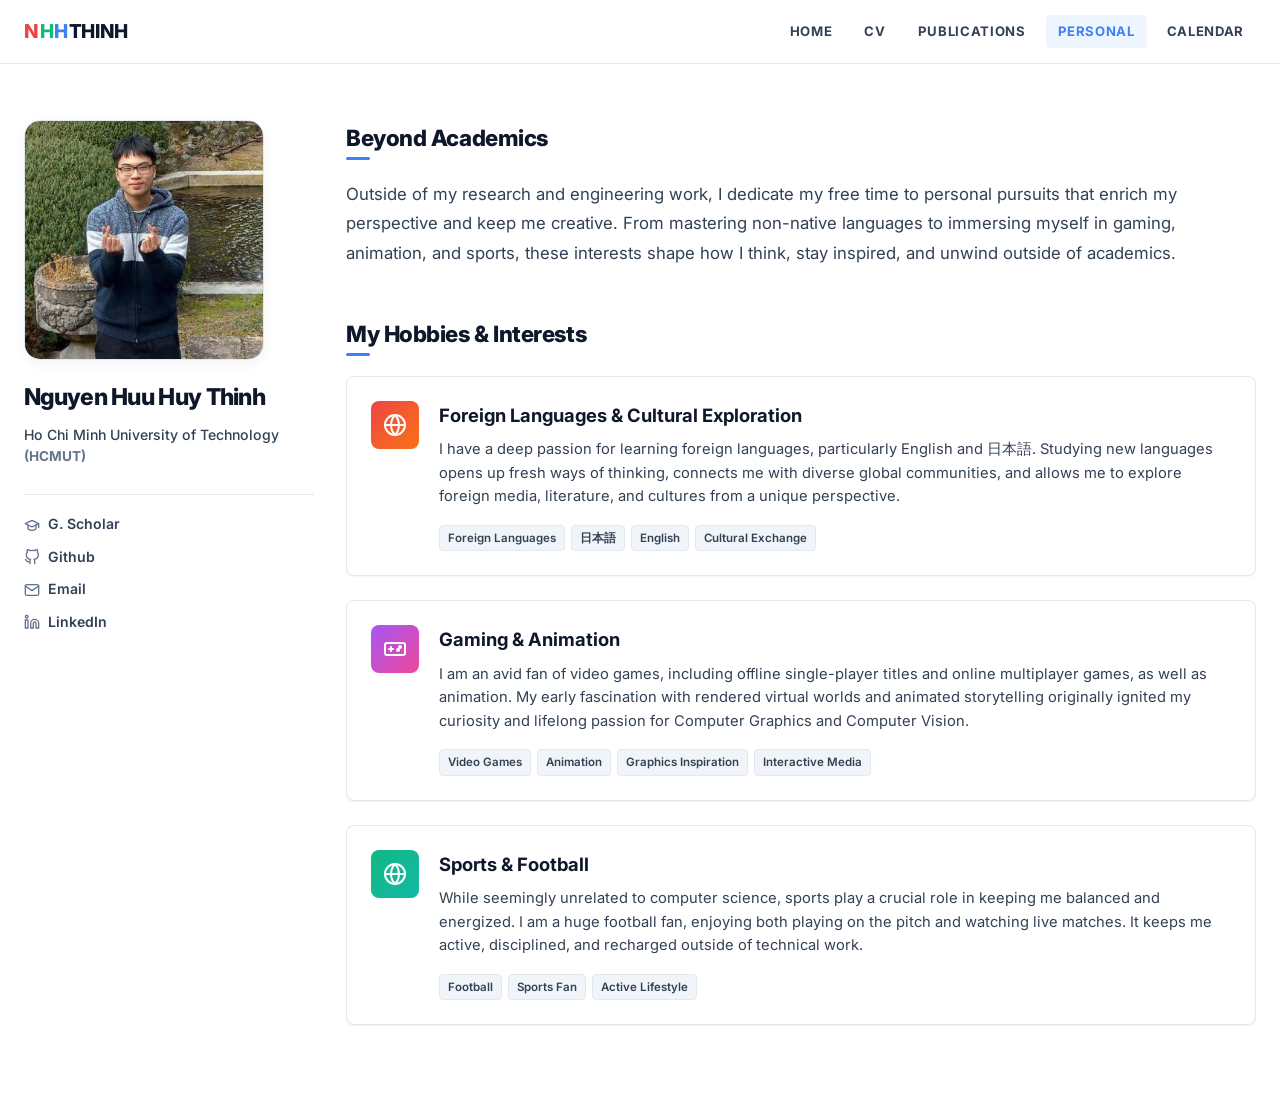
<file: personal.html>
<!DOCTYPE html>
<html lang="en">
<head>
  <meta charset="UTF-8">
  <meta name="viewport" content="width=device-width, initial-scale=1.0">
  <title>Nguyen Huu Huy Thinh</title>
  
  <!-- SEO Meta Tags -->
  <meta name="description" content="Personal hobbies, creative projects, shader art, and language learning endeavors of Nguyen Huu Huy Thinh.">
  <meta name="keywords" content="Nguyen Huu Huy Thinh, WebGL, GLSL, Japanese Learning, Creative Coding, Hobbies">
  <meta name="author" content="Nguyen Huu Huy Thinh">
  <meta name="robots" content="index, follow">
  
  <!-- Cache Control Meta Tags to prevent stale HTML caching -->
  <meta http-equiv="Cache-Control" content="no-cache, no-store, must-revalidate">
  <meta http-equiv="Pragma" content="no-cache">
  <meta http-equiv="Expires" content="0">
  
  <!-- Open Graph / Social Media Meta Tags -->
  <meta property="og:type" content="website">
  <meta property="og:title" content="Nguyen Huu Huy Thinh">
  <meta property="og:description" content="Personal hobbies, creative projects, shader art, and language learning endeavors of Nguyen Huu Huy Thinh.">
  <meta property="og:url" content="https://shinnei.github.io/personal.html">
  <meta property="og:image" content="https://shinnei.github.io/assets/avatar.jpg">

  <!-- Favicon -->
  <link rel="icon" type="image/jpeg" href="assets/avatar.jpg">
  <!-- Google Fonts: Inter -->
  <link rel="preconnect" href="https://fonts.googleapis.com">
  <link rel="preconnect" href="https://fonts.gstatic.com" crossorigin>
  <link href="https://fonts.googleapis.com/css2?family=Inter:wght@300;400;500;600;700;800&display=swap" rel="stylesheet">
  <!-- Stylesheet -->
  <link rel="stylesheet" href="styles.css?v=1.7">
</head>
<body>
  
  <!-- Navigation Bar -->
  <nav class="navbar">
    <div class="nav-container">
      <a href="index.html" class="nav-brand">
        <span class="nav-logo-r">N</span><span class="nav-logo-g">H</span><span class="nav-logo-b">H</span> Thinh
      </a>
      <div class="nav-links">
        <a href="index.html" class="nav-link-item">Home</a>
        <a href="papers/Nguyen_Huu_Huy_Thinh_CV.pdf" target="_blank" rel="noopener noreferrer" class="nav-link-item">CV</a>
        <a href="publications.html" class="nav-link-item">Publications</a>
        <a href="personal.html" class="nav-link-item active">Personal</a>
        <a href="calendar.html" class="nav-link-item">Calendar</a>
      </div>
    </div>
  </nav>

  <div class="app-container">
    
    <!-- Left Sidebar: Profile Details (Same as index.html for consistency) -->
    <aside class="sidebar">
      <div class="profile-card">
        <div class="avatar-wrapper">
          <img src="assets/avatar.jpg" alt="Nguyen Huu Huy Thinh" class="avatar-img" id="profile-avatar" onerror="this.classList.add('hide'); document.getElementById('avatar-fallback').classList.remove('hide');">
          <div id="avatar-fallback" class="avatar-fallback hide">
            <span class="fallback-initials">NHHT</span>
          </div>
        </div>
        
        <h1 class="profile-name">Nguyen Huu Huy Thinh</h1>
        <p class="profile-school">
          Ho Chi Minh University of Technology<br>
          <span class="school-sub">(HCMUT)</span>
        </p>
        
        <!-- Social/Contact Links -->
        <div class="social-links">
          <a href="https://scholar.google.com" target="_blank" rel="noopener noreferrer" class="social-link" title="Google Scholar">
            <svg class="social-icon" xmlns="http://www.w3.org/2000/svg" width="16" height="16" viewBox="0 0 24 24" fill="none" stroke="currentColor" stroke-width="2" stroke-linecap="round" stroke-linejoin="round"><path d="M22 10v6M2 10l10-5 10 5-10 5z"></path><path d="M6 12v5c0 2 2 3 6 3s6-1 6-3v-5"></path></svg>
            <span>G. Scholar</span>
          </a>
          <a href="https://github.com/shInNei" target="_blank" rel="noopener noreferrer" class="social-link" title="github.com/shInNei">
            <svg class="social-icon" xmlns="http://www.w3.org/2000/svg" width="16" height="16" viewBox="0 0 24 24" fill="none" stroke="currentColor" stroke-width="2" stroke-linecap="round" stroke-linejoin="round"><path d="M9 19c-5 1.5-5-2.5-7-3m14 6v-3.87a3.37 3.37 0 0 0-.94-2.61c3.14-.35 6.44-1.54 6.44-7A5.44 5.44 0 0 0 20 4.77 5.07 5.07 0 0 0 19.91 1S18.73.65 16 2.48a13.38 13.38 0 0 0-7 0C6.27.65 5.09 1 5.09 1A5.07 5.07 0 0 0 5 4.77a5.44 5.44 0 0 0-1.5 3.78c0 5.42 3.3 6.61 6.44 7A3.37 3.37 0 0 0 9 18.13V22"></path></svg>
            <span>Github</span>
          </a>
          <a href="mailto:dst15092004@gmail.com" class="social-link" title="dst15092004@gmail.com">
            <svg class="social-icon" xmlns="http://www.w3.org/2000/svg" width="16" height="16" viewBox="0 0 24 24" fill="none" stroke="currentColor" stroke-width="2" stroke-linecap="round" stroke-linejoin="round"><path d="M4 4h16c1.1 0 2 .9 2 2v12c0 1.1-.9 2-2 2H4c-1.1 0-2-.9-2-2V6c0-1.1.9-2 2-2z"></path><polyline points="22,6 12,13 2,6"></polyline></svg>
            <span>Email</span>
          </a>
          <a href="https://www.linkedin.com/in/nvnhn/" target="_blank" rel="noopener noreferrer" class="social-link" title="linkedin.com/in/nvnhn/">
            <svg class="social-icon" xmlns="http://www.w3.org/2000/svg" width="16" height="16" viewBox="0 0 24 24" fill="none" stroke="currentColor" stroke-width="2" stroke-linecap="round" stroke-linejoin="round"><path d="M16 8a6 6 0 0 1 6 6v7h-4v-7a2 2 0 0 0-2-2 2 2 0 0 0-2 2v7h-4v-7a6 6 0 0 1 6-6z"></path><rect x="2" y="9" width="4" height="12"></rect><circle cx="4" cy="4" r="2"></circle></svg>
            <span>LinkedIn</span>
          </a>
        </div>
      </div>
    </aside>
    
    <!-- Right Main Content: Personal Interests & Hobbies -->
    <main class="main-content">
      
      <!-- Bio Summary Section -->
      <section class="bio-section">
        <h2 class="section-title">Beyond Academics</h2>
        <div class="bio-card">
          <p class="bio-text">
            Outside of my research and engineering work, I dedicate my free time to personal pursuits that enrich my perspective and keep me creative. From mastering non-native languages to immersing myself in gaming, animation, and sports, these interests shape how I think, stay inspired, and unwind outside of academics.
          </p>
        </div>
      </section>
      
      <!-- Interests Grid Section -->
      <section class="portfolio-section">
        <h2 class="section-title">My Hobbies & Interests</h2>
        
        <div class="interests-grid">
          
          <!-- Interest 1: Foreign Languages & Cultural Exploration -->
          <div class="personal-card">
            <div class="personal-icon-wrapper icon-culture">
              <svg xmlns="http://www.w3.org/2000/svg" width="24" height="24" viewBox="0 0 24 24" fill="none" stroke="currentColor" stroke-width="2" stroke-linecap="round" stroke-linejoin="round"><circle cx="12" cy="12" r="10"></circle><line x1="2" y1="12" x2="22" y2="12"></line><path d="M12 2a15.3 15.3 0 0 1 4 10 15.3 15.3 0 0 1-4 10 15.3 15.3 0 0 1-4-10 15.3 15.3 0 0 1 4-10z"></path></svg>
            </div>
            <div class="personal-content">
              <h3><a href="publications.html" class="personal-title-link">Foreign Languages & Cultural Exploration</a></h3>
              <p>
                I have a deep passion for learning foreign languages, particularly English and 日本語. Studying new languages opens up fresh ways of thinking, connects me with diverse global communities, and allows me to explore foreign media, literature, and cultures from a unique perspective.
              </p>
              <div class="personal-tags">
                <span class="p-tag">Foreign Languages</span>
                <span class="p-tag">日本語</span>
                <span class="p-tag">English</span>
                <span class="p-tag">Cultural Exchange</span>
              </div>
            </div>
          </div>
          
          <!-- Interest 2: Gaming & Animation -->
          <div class="personal-card">
            <div class="personal-icon-wrapper icon-creative">
              <svg xmlns="http://www.w3.org/2000/svg" width="24" height="24" viewBox="0 0 24 24" fill="none" stroke="currentColor" stroke-width="2" stroke-linecap="round" stroke-linejoin="round"><rect x="2" y="6" width="20" height="12" rx="2"></rect><path d="M6 12h4m-2-2v4"></path><circle cx="17" cy="10" r="1" fill="currentColor"></circle><circle cx="15" cy="13" r="1" fill="currentColor"></circle></svg>
            </div>
            <div class="personal-content">
              <h3><a href="publications.html" class="personal-title-link">Gaming & Animation</a></h3>
              <p>
                I am an avid fan of video games, including offline single-player titles and online multiplayer games, as well as animation. My early fascination with rendered virtual worlds and animated storytelling originally ignited my curiosity and lifelong passion for Computer Graphics and Computer Vision.
              </p>
              <div class="personal-tags">
                <span class="p-tag">Video Games</span>
                <span class="p-tag">Animation</span>
                <span class="p-tag">Graphics Inspiration</span>
                <span class="p-tag">Interactive Media</span>
              </div>
            </div>
          </div>

          <!-- Interest 3: Sports & Football -->
          <div class="personal-card">
            <div class="personal-icon-wrapper icon-travel">
              <svg xmlns="http://www.w3.org/2000/svg" width="24" height="24" viewBox="0 0 24 24" fill="none" stroke="currentColor" stroke-width="2" stroke-linecap="round" stroke-linejoin="round"><circle cx="12" cy="12" r="10"></circle><path d="M12 2a14.5 14.5 0 0 0 0 20 14.5 14.5 0 0 0 0-20"></path><path d="M2 12h20"></path></svg>
            </div>
            <div class="personal-content">
              <h3><a href="publications.html" class="personal-title-link">Sports & Football</a></h3>
              <p>
                While seemingly unrelated to computer science, sports play a crucial role in keeping me balanced and energized. I am a huge football fan, enjoying both playing on the pitch and watching live matches. It keeps me active, disciplined, and recharged outside of technical work.
              </p>
              <div class="personal-tags">
                <span class="p-tag">Football</span>
                <span class="p-tag">Sports Fan</span>
                <span class="p-tag">Active Lifestyle</span>
              </div>
            </div>
          </div>

        </div>
      </section>
      
    </main>
  </div>

</body>
</html>
</file>
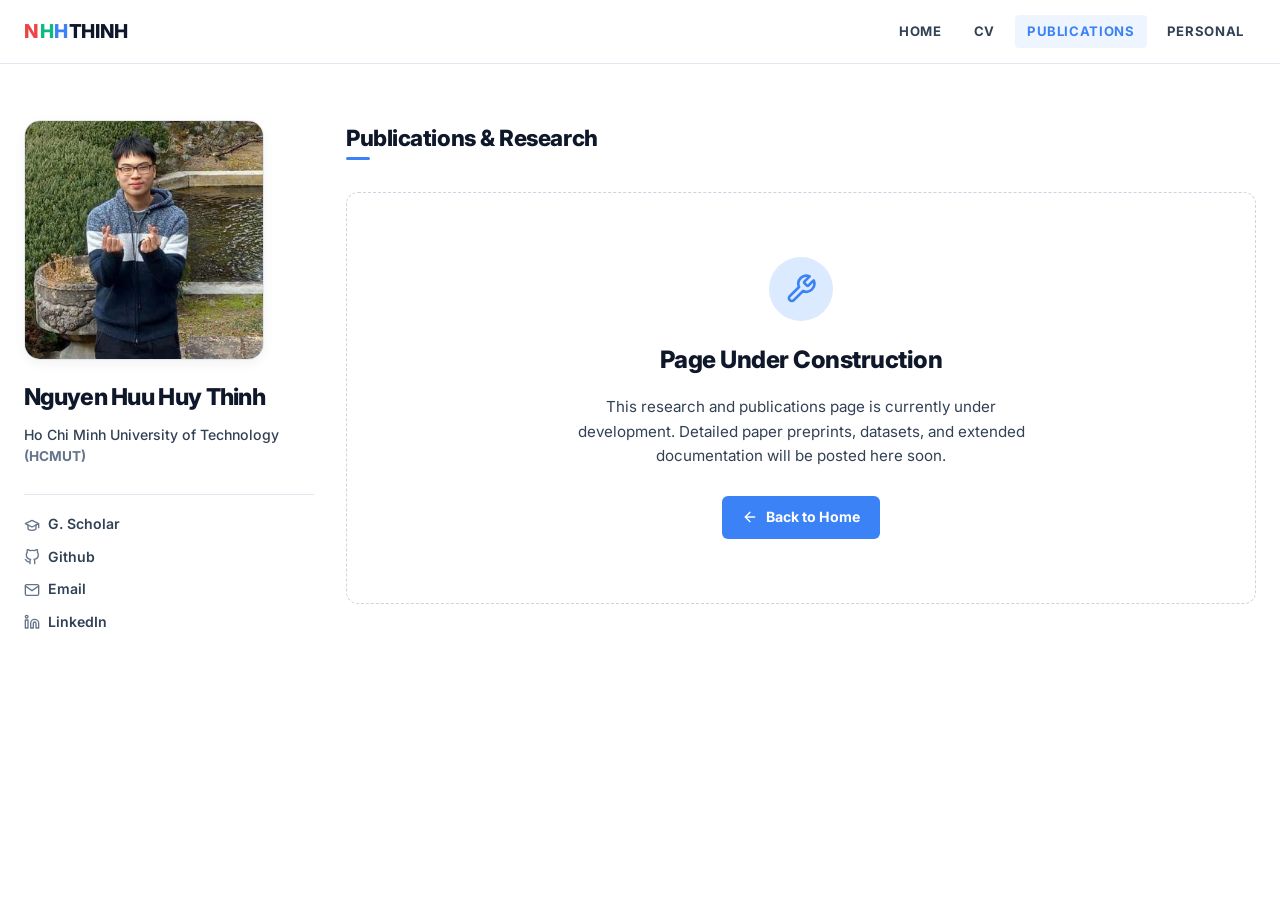
<file: publications.html>
<!DOCTYPE html>
<html lang="en">
<head>
  <meta charset="UTF-8">
  <meta name="viewport" content="width=device-width, initial-scale=1.0">
  <title>Nguyen Huu Huy Thinh</title>
  
  <!-- SEO Meta Tags -->
  <meta name="description" content="Academic publications, preprints, and research projects by Nguyen Huu Huy Thinh in Computer Graphics, Vision, and AI.">
  <meta name="keywords" content="Nguyen Huu Huy Thinh, Publications, Research, Computer Vision, Graphics, Academic Papers">
  <meta name="author" content="Nguyen Huu Huy Thinh">
  <meta name="robots" content="index, follow">
  
  <!-- Cache Control Meta Tags to prevent stale HTML caching -->
  <meta http-equiv="Cache-Control" content="no-cache, no-store, must-revalidate">
  <meta http-equiv="Pragma" content="no-cache">
  <meta http-equiv="Expires" content="0">
  
  <!-- Open Graph / Social Media Meta Tags -->
  <meta property="og:type" content="website">
  <meta property="og:title" content="Nguyen Huu Huy Thinh">
  <meta property="og:description" content="Academic publications, preprints, and research projects by Nguyen Huu Huy Thinh in Computer Graphics, Vision, and AI.">
  <meta property="og:url" content="https://shinnei.github.io/publications.html">
  <meta property="og:image" content="https://shinnei.github.io/assets/avatar.jpg">

  <!-- Favicon -->
  <link rel="icon" type="image/jpeg" href="assets/avatar.jpg">
  <!-- Google Fonts: Inter -->
  <link rel="preconnect" href="https://fonts.googleapis.com">
  <link rel="preconnect" href="https://fonts.gstatic.com" crossorigin>
  <link href="https://fonts.googleapis.com/css2?family=Inter:wght@300;400;500;600;700;800&display=swap" rel="stylesheet">
  <!-- Stylesheet -->
  <link rel="stylesheet" href="styles.css?v=1.7">
</head>
<body>
  
  <!-- Navigation Bar -->
  <nav class="navbar">
    <div class="nav-container">
      <a href="index.html" class="nav-brand">
        <span class="nav-logo-r">N</span><span class="nav-logo-g">H</span><span class="nav-logo-b">H</span> Thinh
      </a>
      <div class="nav-links">
        <a href="index.html" class="nav-link-item">Home</a>
        <a href="papers/Nguyen_Huu_Huy_Thinh_CV.pdf" target="_blank" rel="noopener noreferrer" class="nav-link-item">CV</a>
        <a href="publications.html" class="nav-link-item active">Publications</a>
        <a href="personal.html" class="nav-link-item">Personal</a>
      </div>
    </div>
  </nav>

  <div class="app-container">
    
    <!-- Left Sidebar: Profile Details -->
    <aside class="sidebar">
      <div class="profile-card">
        <div class="avatar-wrapper">
          <img src="assets/avatar.jpg" alt="Nguyen Huu Huy Thinh" class="avatar-img" id="profile-avatar" onerror="this.classList.add('hide'); document.getElementById('avatar-fallback').classList.remove('hide');">
          <div id="avatar-fallback" class="avatar-fallback hide">
            <span class="fallback-initials">NHHT</span>
          </div>
        </div>
        
        <h1 class="profile-name">Nguyen Huu Huy Thinh</h1>
        <p class="profile-school">
          Ho Chi Minh University of Technology<br>
          <span class="school-sub">(HCMUT)</span>
        </p>
        
        <!-- Social/Contact Links -->
        <div class="social-links">
          <a href="https://scholar.google.com" target="_blank" rel="noopener noreferrer" class="social-link" title="Google Scholar">
            <svg class="social-icon" xmlns="http://www.w3.org/2000/svg" width="16" height="16" viewBox="0 0 24 24" fill="none" stroke="currentColor" stroke-width="2" stroke-linecap="round" stroke-linejoin="round"><path d="M22 10v6M2 10l10-5 10 5-10 5z"></path><path d="M6 12v5c0 2 2 3 6 3s6-1 6-3v-5"></path></svg>
            <span>G. Scholar</span>
          </a>
          <a href="https://github.com/shInNei" target="_blank" rel="noopener noreferrer" class="social-link" title="github.com/shInNei">
            <svg class="social-icon" xmlns="http://www.w3.org/2000/svg" width="16" height="16" viewBox="0 0 24 24" fill="none" stroke="currentColor" stroke-width="2" stroke-linecap="round" stroke-linejoin="round"><path d="M9 19c-5 1.5-5-2.5-7-3m14 6v-3.87a3.37 3.37 0 0 0-.94-2.61c3.14-.35 6.44-1.54 6.44-7A5.44 5.44 0 0 0 20 4.77 5.07 5.07 0 0 0 19.91 1S18.73.65 16 2.48a13.38 13.38 0 0 0-7 0C6.27.65 5.09 1 5.09 1A5.07 5.07 0 0 0 5 4.77a5.44 5.44 0 0 0-1.5 3.78c0 5.42 3.3 6.61 6.44 7A3.37 3.37 0 0 0 9 18.13V22"></path></svg>
            <span>Github</span>
          </a>
          <a href="mailto:dst15092004@gmail.com" class="social-link" title="dst15092004@gmail.com">
            <svg class="social-icon" xmlns="http://www.w3.org/2000/svg" width="16" height="16" viewBox="0 0 24 24" fill="none" stroke="currentColor" stroke-width="2" stroke-linecap="round" stroke-linejoin="round"><path d="M4 4h16c1.1 0 2 .9 2 2v12c0 1.1-.9 2-2 2H4c-1.1 0-2-.9-2-2V6c0-1.1.9-2 2-2z"></path><polyline points="22,6 12,13 2,6"></polyline></svg>
            <span>Email</span>
          </a>
          <a href="https://www.linkedin.com/in/nvnhn/" target="_blank" rel="noopener noreferrer" class="social-link" title="linkedin.com/in/nvnhn/">
            <svg class="social-icon" xmlns="http://www.w3.org/2000/svg" width="16" height="16" viewBox="0 0 24 24" fill="none" stroke="currentColor" stroke-width="2" stroke-linecap="round" stroke-linejoin="round"><path d="M16 8a6 6 0 0 1 6 6v7h-4v-7a2 2 0 0 0-2-2 2 2 0 0 0-2 2v7h-4v-7a6 6 0 0 1 6-6z"></path><rect x="2" y="9" width="4" height="12"></rect><circle cx="4" cy="4" r="2"></circle></svg>
            <span>LinkedIn</span>
          </a>
        </div>
      </div>
    </aside>
    
    <!-- Right Main Content -->
    <main class="main-content">
      <section class="portfolio-section">
        <h2 class="section-title">Publications & Research</h2>
        
        <div class="construction-card">
          <div class="construction-icon">
            <svg xmlns="http://www.w3.org/2000/svg" width="32" height="32" viewBox="0 0 24 24" fill="none" stroke="currentColor" stroke-width="2" stroke-linecap="round" stroke-linejoin="round"><path d="M14.7 6.3a1 1 0 0 0 0 1.4l1.6 1.6a1 1 0 0 0 1.4 0l3.77-3.77a6 6 0 0 1-7.94 7.94l-6.91 6.91a2.12 2.12 0 0 1-3-3l6.91-6.91a6 6 0 0 1 7.94-7.94l-3.76 3.76z"></path></svg>
          </div>
          <h3 class="construction-title">Page Under Construction</h3>
          <p class="construction-text">
            This research and publications page is currently under development. Detailed paper preprints, datasets, and extended documentation will be posted here soon.
          </p>
          <a href="index.html" class="construction-btn">
            <svg xmlns="http://www.w3.org/2000/svg" width="16" height="16" viewBox="0 0 24 24" fill="none" stroke="currentColor" stroke-width="2" stroke-linecap="round" stroke-linejoin="round"><line x1="19" y1="12" x2="5" y2="12"></line><polyline points="12 19 5 12 12 5"></polyline></svg>
            <span>Back to Home</span>
          </a>
        </div>
      </section>
    </main>
  </div>

</body>
</html>
</file>
<file: styles.css>
/* Modern Clean Design System for Academic & Industry Portfolio */
/* Color Palette: RGB Graphics Inspired Theme (Red, Green, Blue) */

:root {
  --font-sans: 'Inter', -apple-system, BlinkMacSystemFont, "Segoe UI", Roboto, sans-serif;
  
  /* Background colors */
  --bg-primary: #ffffff;        /* Pure white for clean academic feel */
  --bg-secondary: #ffffff;      
  --bg-tertiary: #f8fafc;       /* Slate 50 for content dividers */
  
  /* Text colors */
  --text-primary: #0f172a;      /* Slate 900 */
  --text-secondary: #334155;    /* Slate 700 */
  --text-muted: #64748b;        /* Slate 500 */
  
  /* RGB Graphics Theme Accents */
  --color-r: #ef4444;           /* Red (Academic) */
  --color-r-hover: #dc2626;
  --color-r-light: #fee2e2;
  
  --color-g: #10b981;           /* Green (Personal Project) */
  --color-g-hover: #059669;
  --color-g-light: #d1fae5;
  
  --color-b: #3b82f6;           /* Blue (Industry/Base Accent) */
  --color-b-hover: #2563eb;
  --color-b-light: #dbeafe;
  
  /* Interface Base Colors */
  --primary-color: var(--color-b);
  --primary-hover: var(--color-b-hover);
  --primary-light: var(--color-b-light);
  
  /* Borders and elements */
  --border-color: #e2e8f0;      /* Slate 200 */
  --border-hover: #cbd5e1;      /* Slate 300 */
  
  /* Tag colors matching project type */
  --tag-academic-bg: var(--color-r-light);
  --tag-academic-text: #991b1b;
  --tag-personal-bg: var(--color-g-light);
  --tag-personal-text: #065f46;
  --tag-industry-bg: var(--color-b-light);
  --tag-industry-text: #1e3a8a;
  --tag-status-bg: #f1f5f9;
  --tag-status-text: #334155;
  
  /* Layout constraints */
  --max-width: 1300px;
  --sidebar-width: 290px;       /* Increased sidebar width to fit name and details */
  --border-radius: 8px;
  --border-radius-sm: 4px;
  
  /* Shadows */
  --shadow-sm: 0 1px 2px 0 rgba(0, 0, 0, 0.05);
  --shadow-md: 0 4px 6px -1px rgba(15, 23, 42, 0.04), 0 2px 4px -2px rgba(15, 23, 42, 0.04);
  --shadow-lg: 0 10px 15px -3px rgba(15, 23, 42, 0.03), 0 4px 6px -4px rgba(15, 23, 42, 0.03);
  
  /* Transitions */
  --transition-smooth: all 0.2s ease-in-out;
}

* {
  box-sizing: border-box;
  margin: 0;
  padding: 0;
}

body {
  font-family: var(--font-sans);
  background-color: var(--bg-primary);
  color: var(--text-primary);
  line-height: 1.6;
  -webkit-font-smoothing: antialiased;
  -moz-osx-font-smoothing: grayscale;
  padding-top: 64px; /* Space for fixed navbar */
}

/* Navbar Styling */
.navbar {
  position: fixed;
  top: 0;
  left: 0;
  width: 100%;
  height: 64px;
  background-color: rgba(255, 255, 255, 0.85);
  backdrop-filter: blur(12px);
  -webkit-backdrop-filter: blur(12px);
  border-bottom: 1px solid var(--border-color);
  z-index: 1000;
}

.nav-container {
  display: flex;
  justify-content: space-between;
  align-items: center;
  max-width: var(--max-width);
  height: 100%;
  margin: 0 auto;
  padding: 0 24px;
}

.nav-brand {
  font-size: 1.2rem;
  font-weight: 800;
  color: var(--text-primary);
  text-decoration: none;
  display: flex;
  align-items: center;
  letter-spacing: -0.02em;
  text-transform: uppercase;
}

.nav-brand span {
  display: inline-block;
  margin-right: 1px;
}

/* RGB brand logo colors */
.nav-logo-r { color: var(--color-r); }
.nav-logo-g { color: var(--color-g); }
.nav-logo-b { color: var(--color-b); }

.nav-links {
  display: flex;
  gap: 8px;
}

.nav-link-item {
  color: var(--text-secondary);
  text-decoration: none;
  font-size: 0.82rem;
  font-weight: 700;
  transition: var(--transition-smooth);
  padding: 6px 12px;
  border-radius: var(--border-radius-sm);
  text-transform: uppercase;
  letter-spacing: 0.05em;
}

.nav-link-item:hover,
.nav-link-item.active {
  color: var(--primary-color);
  background-color: rgba(59, 130, 246, 0.08);
}

/* App Container Layout */
.app-container {
  display: grid;
  grid-template-columns: var(--sidebar-width) 1fr;
  gap: 32px;
  max-width: var(--max-width);
  margin: 0 auto;
  padding: 56px 24px 80px;
}

/* Left Sidebar Styling (Minimalist, Left-Aligned) */
.sidebar {
  position: sticky;
  top: 110px; /* navbar height + padding */
  height: fit-content;
}

.profile-card {
  text-align: left; /* Left-aligned sidebar */
  background: none;
  border: none;
  padding: 0;
  box-shadow: none;
}

.profile-card:hover {
  box-shadow: none;
}

.avatar-wrapper {
  width: 100%;
  max-width: 240px;
  height: 240px;
  margin: 0 0 24px 0;
  border-radius: 16px;
  overflow: hidden;
  border: 1px solid var(--border-color);
  background: #f1f5f9;
  display: flex;
  align-items: center;
  justify-content: center;
  position: relative;
  box-shadow: 0 4px 12px rgba(0, 0, 0, 0.05);
}

.avatar-img {
  width: 100%;
  height: 100%;
  object-fit: cover;
  transition: var(--transition-smooth);
}

.hide {
  display: none !important;
}

.avatar-fallback {
  width: 100%;
  height: 100%;
  display: flex;
  align-items: center;
  justify-content: center;
  color: var(--primary-color);
  font-weight: 700;
  font-size: 1.2rem;
  text-transform: uppercase;
  background: linear-gradient(135deg, #dbeafe 0%, #bfdbfe 100%);
}

.profile-name {
  font-size: 1.45rem;
  font-weight: 800;
  color: var(--text-primary);
  margin-bottom: 12px;
  letter-spacing: -0.03em;
  line-height: 1.2;
  white-space: nowrap; /* Force name to stay on a single line */
}

.profile-school {
  font-size: 0.88rem;
  color: var(--text-secondary);
  margin-bottom: 28px;
  font-weight: 500;
  line-height: 1.5;
}

.school-sub {
  font-size: 0.85rem;
  font-weight: 700;
  color: var(--text-muted);
}

/* Social links list: clean list structure */
.social-links {
  display: flex;
  flex-direction: column;
  gap: 6px;
  margin-top: 16px;
  border-top: 1px solid var(--border-color);
  padding-top: 16px;
  width: 100%;
  align-items: flex-start; /* Left-aligned */
}

.social-link {
  display: flex;
  align-items: center;
  gap: 8px;
  padding: 2px 0;
  color: var(--text-secondary);
  text-decoration: none;
  font-size: 0.88rem;
  font-weight: 600;
  background: none;
  border: none;
  transition: var(--transition-smooth);
  width: fit-content;
}

.social-icon {
  color: var(--text-muted);
  flex-shrink: 0;
  transition: var(--transition-smooth);
}

.social-link:hover {
  color: var(--primary-color);
  background: none;
  border: none;
}

.social-link:hover .social-icon {
  color: var(--primary-color);
  transform: translateY(-1px);
}

/* Main Content Area (Right Column) */
.main-content {
  display: flex;
  flex-direction: column;
  gap: 48px;
}

/* Section Title */
.section-title {
  font-size: 1.4rem;
  font-weight: 800;
  color: var(--text-primary);
  margin-bottom: 24px;
  position: relative;
  display: inline-block;
  letter-spacing: -0.02em;
}

.section-title::after {
  content: '';
  position: absolute;
  left: 0;
  bottom: -4px;
  width: 24px;
  height: 3px;
  background-color: var(--primary-color);
  border-radius: 2px;
}

/* About Me section (Minimalist borderless) */
.bio-card {
  background: none;
  border: none;
  border-radius: 0;
  padding: 0;
  box-shadow: none;
  display: flex;
  flex-direction: column;
  gap: 14px;
}

.bio-text {
  font-size: 1.05rem;
  color: var(--text-secondary);
  line-height: 1.75;
}

/* Projects & Publications layout */
.portfolio-header {
  display: flex;
  flex-direction: column;
  gap: 20px;
  margin-bottom: 28px;
}

/* Search and Filters */
.search-filter-controls {
  display: flex;
  flex-wrap: wrap;
  gap: 16px;
  align-items: center;
  justify-content: space-between;
}

/* Search Box */
.search-box {
  position: relative;
  flex: 1;
  min-width: 240px;
}

.search-box input {
  width: 100%;
  padding: 10px 16px 10px 42px;
  font-size: 0.9rem;
  font-family: var(--font-sans);
  background-color: var(--bg-primary);
  border: 1px solid var(--border-color);
  border-radius: 4px;
  color: var(--text-primary);
  transition: var(--transition-smooth);
}

.search-box input:focus {
  outline: none;
  border-color: var(--primary-color);
  box-shadow: 0 0 0 3px rgba(59, 130, 246, 0.1);
}

.search-icon {
  position: absolute;
  left: 14px;
  top: 50%;
  transform: translateY(-50%);
  color: var(--text-muted);
  pointer-events: none;
  transition: var(--transition-smooth);
  width: 16px;
  height: 16px;
}

.search-box input:focus + .search-icon {
  color: var(--primary-color);
}

/* Filter tabs/capsules */
.filter-tabs {
  display: flex;
  gap: 4px;
  background-color: #f1f5f9;
  padding: 3px;
  border-radius: 6px;
}

.filter-tab {
  border: none;
  background: none;
  padding: 6px 14px;
  font-family: var(--font-sans);
  font-size: 0.8rem;
  font-weight: 700;
  color: var(--text-secondary);
  cursor: pointer;
  border-radius: 4px;
  transition: var(--transition-smooth);
  text-transform: uppercase;
  letter-spacing: 0.02em;
}

.filter-tab:hover {
  color: var(--text-primary);
}

.filter-tab.active {
  background-color: #ffffff;
  color: var(--primary-color);
  box-shadow: var(--shadow-sm);
}

/* Timeline Layout (Year groupings) */
.projects-timeline {
  display: flex;
  flex-direction: column;
  gap: 44px;
}

/* Soft transition entries for project lists */
@keyframes groupAppear {
  from {
    opacity: 0;
    transform: translateY(12px);
  }
  to {
    opacity: 1;
    transform: translateY(0);
  }
}

.projects-timeline {
  display: flex;
  flex-direction: column;
  gap: 28px;
  position: relative;
  animation: groupAppear 0.4s cubic-bezier(0.16, 1, 0.3, 1) forwards;
}

/* Project / Pub Card - Clean flat entry layout without card box */
.project-card {
  display: flex;
  background-color: transparent;
  border: none;
  border-radius: 0;
  box-shadow: none;
  transition: var(--transition-smooth);
  height: auto;
  align-items: stretch; /* Stretch children vertically to align bottoms */
  gap: 32px;
  padding: 24px 0;
  border-bottom: 1px solid var(--border-color);
  
  /* Initial state for micro-animation */
  opacity: 0;
  animation: groupAppear 0.35s cubic-bezier(0.16, 1, 0.3, 1) forwards;
}

.project-card:last-child {
  border-bottom: none;
}

.project-card:hover {
  /* Keep static flat entries clean without transformations */
  transform: none;
  box-shadow: none;
}

/* Card Thumbnail Container - Stretches vertically to match content bottom */
.card-thumbnail-container {
  width: 280px;
  min-width: 280px;
  min-height: 170px; /* Default height for short entries */
  position: relative;
  background: linear-gradient(135deg, #f8fafc 0%, #e2e8f0 100%);
  display: flex;
  align-items: center;
  justify-content: center;
  border: 1px solid var(--border-color);
  overflow: hidden;
  border-radius: 6px;
  align-self: stretch;
}

.card-thumbnail-img {
  width: 100%;
  height: 100%;
  object-fit: cover;
  border-radius: 6px;
}

.card-thumbnail-img.fit-contain {
  object-fit: contain;
  background-color: #000000;
  padding: 12px;
}

.card-thumbnail-img.fit-contain-white {
  object-fit: contain;
  background-color: #ffffff;
  padding: 8px;
}

.card-thumbnail-dual {
  display: flex;
  width: 100%;
  height: 100%;
  background-color: #ffffff;
  padding: 8px;
  gap: 8px;
  align-items: center;
  justify-content: center;
}

.card-thumbnail-sub-img {
  flex: 1;
  max-width: 50%;
  max-height: 100%;
  object-fit: contain;
}

/* handled by global .hide rule */

/* CSS fallback backgrounds based on project type (RGB inspired) */
.card-thumbnail-fallback {
  width: 100%;
  height: 100%;
  display: flex;
  flex-direction: column;
  align-items: center;
  justify-content: center;
  padding: 12px;
  text-align: center;
}

.fallback-icon {
  font-size: 1.8rem;
  margin-bottom: 6px;
}

.fallback-type {
  font-size: 0.65rem;
  font-weight: 700;
  text-transform: uppercase;
  letter-spacing: 0.05em;
}

/* R (Red) - Academic */
.fallback-academic {
  background: linear-gradient(135deg, #fef2f2 0%, #fecaca 100%);
  color: #b91c1c;
}
.fallback-academic .fallback-type { color: #dc2626; }

/* G (Green) - Personal */
.fallback-personal {
  background: linear-gradient(135deg, #ecfdf5 0%, #a7f3d0 100%);
  color: #047857;
}
.fallback-personal .fallback-type { color: #059669; }

/* B (Blue) - Industry */
.fallback-industry {
  background: linear-gradient(135deg, #eff6ff 0%, #bfdbfe 100%);
  color: #1e3a8a;
}
.fallback-industry .fallback-type { color: #2563eb; }

/* Card Content Details */
.card-content {
  display: flex;
  flex-direction: column;
  padding: 0;
  flex: 1;
  min-width: 0;
}

.card-title {
  font-size: 1.15rem;
  font-weight: 700;
  color: var(--text-primary);
  margin-bottom: 8px;
  line-height: 1.4;
  letter-spacing: -0.01em;
}

.card-tags-row {
  display: flex;
  flex-wrap: wrap;
  gap: 8px;
  margin-bottom: 12px;
}

.card-description {
  font-size: 0.9rem;
  color: var(--text-secondary);
  margin-bottom: 12px;
  line-height: 1.6;
}

.card-members {
  font-size: 0.82rem;
  color: var(--text-muted);
  margin-top: 2px;
  margin-bottom: 8px;
}

.card-members strong {
  color: var(--text-secondary);
  font-weight: 600;
}

/* Links footer styling */
.card-footer-links {
  display: flex;
  gap: 12px;
  align-items: center;
  margin-top: auto;
  padding-top: 12px;
}

.card-tag {
  font-size: 0.7rem;
  font-weight: 700;
  padding: 3px 8px;
  border-radius: 4px;
  letter-spacing: 0.02em;
}

.tag-academic {
  background-color: var(--tag-academic-bg);
  color: var(--tag-academic-text);
  border: 1px solid rgba(239, 68, 68, 0.15);
}

.tag-personal {
  background-color: var(--tag-personal-bg);
  color: var(--tag-personal-text);
  border: 1px solid rgba(16, 185, 129, 0.15);
}

.tag-industry {
  background-color: var(--tag-industry-bg);
  color: var(--tag-industry-text);
  border: 1px solid rgba(59, 130, 246, 0.15);
}

.tag-year {
  background-color: #f1f5f9;
  color: var(--text-secondary);
  border: 1px solid var(--border-color);
  font-weight: 600;
}

.tag-company {
  background-color: #eff6ff;
  color: #1e40af;
  border: 1px solid rgba(59, 130, 246, 0.25);
  font-weight: 700;
}

.tag-purple, .tag-venue {
  background-color: #f3e8ff;
  color: #6b21a8;
  border: 1px solid rgba(147, 51, 234, 0.25);
  font-weight: 700;
}

.tag-status {
  background-color: var(--tag-status-bg);
  color: var(--tag-status-text);
}

.tag-keyword {
  background-color: #f1f5f9;
  color: var(--text-secondary);
  border: 1px solid var(--border-color);
  font-weight: 500;
}

/* Row 2: Capitalized Action Links */
.card-footer-links {
  display: flex;
  align-items: center;
  gap: 8px;
  font-size: 0.78rem;
  font-weight: 700;
}

.card-link {
  color: var(--text-muted);
  text-decoration: none;
  padding: 2px 6px;
  border-radius: var(--border-radius-sm);
  border: 1px solid var(--border-color);
  background-color: #ffffff;
  transition: var(--transition-smooth);
  letter-spacing: 0.02em;
}

/* Custom RGB-themed Link Hover colors based on card container type */
.project-card[data-type="academic"] .card-link:hover {
  color: var(--color-r-hover);
  background-color: var(--color-r-light);
  border-color: var(--color-r);
}

.project-card[data-type="personal"] .card-link:hover {
  color: var(--color-g-hover);
  background-color: var(--color-g-light);
  border-color: var(--color-g);
}

.project-card[data-type="industry"] .card-link:hover {
  color: var(--color-b-hover);
  background-color: var(--color-b-light);
  border-color: var(--color-b);
}

/* Loading and Empty states */
.loading-state, .empty-state {
  text-align: center;
  padding: 48px;
  background-color: var(--bg-secondary);
  border: 1px solid var(--border-color);
  border-radius: var(--border-radius);
  color: var(--text-muted);
  font-weight: 500;
}


/* Personal Hobbies Styles */
.interests-grid {
  display: flex;
  flex-direction: column;
  gap: 24px;
}

.personal-card {
  display: flex;
  gap: 20px;
  padding: 24px;
  background-color: var(--bg-secondary);
  border: 1px solid var(--border-color);
  border-radius: var(--border-radius);
  box-shadow: var(--shadow-sm);
  transition: var(--transition-smooth);
}

.personal-card:hover {
  transform: translateY(-2px);
  box-shadow: var(--shadow-md);
  border-color: var(--border-hover);
}

.personal-icon-wrapper {
  width: 48px;
  height: 48px;
  border-radius: 8px;
  display: flex;
  align-items: center;
  justify-content: center;
  flex-shrink: 0;
  color: white;
}

.icon-creative {
  background: linear-gradient(135deg, #a855f7 0%, #ec4899 100%);
}

.icon-culture {
  background: linear-gradient(135deg, #ef4444 0%, #f97316 100%);
}

.icon-travel {
  background: linear-gradient(135deg, #10b981 0%, #14b8a6 100%);
}

.personal-content {
  flex: 1;
}

.personal-content h3 {
  font-size: 1.15rem;
  font-weight: 700;
  color: var(--text-primary);
  margin-bottom: 8px;
}

.personal-title-link {
  color: var(--text-primary);
  text-decoration: none;
  transition: var(--transition-smooth);
}

.personal-title-link:hover {
  color: var(--color-b-hover);
  text-decoration: underline;
}

.personal-content p {
  font-size: 0.92rem;
  color: var(--text-secondary);
  line-height: 1.6;
  margin-bottom: 16px;
}

.personal-tags {
  display: flex;
  flex-wrap: wrap;
  gap: 6px;
}

.p-tag {
  font-size: 0.72rem;
  font-weight: 600;
  padding: 3px 8px;
  border-radius: 4px;
  background-color: #f1f5f9;
  color: var(--text-secondary);
  border: 1px solid var(--border-color);
}

/* Responsive Styles */
@media (max-width: 900px) {
  .app-container {
    grid-template-columns: 1fr;
    padding: 20px 16px 40px;
    gap: 32px;
  }
  
  .sidebar {
    position: relative;
    top: 0;
  }
  
  .profile-card {
    padding: 0;
  }
  
  .avatar-wrapper {
    width: 120px;
    height: 120px;
  }
}


@media (max-width: 600px) {
  .project-card {
    flex-direction: column;
    height: auto;
    min-height: 0;
    align-items: stretch;
    padding: 16px 0;
    gap: 16px;
  }
  
  .card-thumbnail-container {
    width: 100%;
    height: 160px;
    border-radius: 6px;
    border: 1px solid var(--border-color);
  }
  
  .card-thumbnail-img {
    border-radius: 6px;
  }
  
  .card-footer-links {
    width: 100%;
    justify-content: flex-start;
  }

  .personal-card {
    flex-direction: column;
    align-items: flex-start;
    gap: 16px;
  }
}

/* Under Construction Page */
.construction-card {
  display: flex;
  flex-direction: column;
  align-items: center;
  justify-content: center;
  text-align: center;
  padding: 64px 32px;
  background-color: var(--bg-secondary);
  border: 1px dashed var(--border-hover);
  border-radius: 12px;
  gap: 16px;
  margin-top: 12px;
}

.construction-icon {
  width: 64px;
  height: 64px;
  color: var(--color-b);
  background-color: var(--color-b-light);
  border-radius: 50%;
  display: flex;
  align-items: center;
  justify-content: center;
  margin-bottom: 4px;
}

.construction-title {
  font-size: 1.5rem;
  font-weight: 800;
  color: var(--text-primary);
  letter-spacing: -0.02em;
}

.construction-text {
  font-size: 0.95rem;
  color: var(--text-secondary);
  max-width: 480px;
  line-height: 1.6;
}

.construction-btn {
  display: inline-flex;
  align-items: center;
  gap: 8px;
  margin-top: 12px;
  padding: 10px 20px;
  font-size: 0.88rem;
  font-weight: 700;
  color: #ffffff;
  background-color: var(--primary-color);
  border-radius: 6px;
  text-decoration: none;
  transition: var(--transition-smooth);
}

.construction-btn:hover {
  background-color: var(--primary-hover);
  transform: translateY(-1px);
}


/* Calendar Page Styles */
.calendar-header {
  display: flex;
  justify-content: space-between;
  align-items: center;
  margin-bottom: 24px;
}

.calendar-container {
  background-color: var(--card-bg);
  border-radius: var(--radius-lg);
  box-shadow: var(--shadow-sm);
  overflow: hidden;
  border: 1px solid var(--border-color);
}

.btn-primary {
  display: inline-flex;
  align-items: center;
  gap: 8px;
  background-color: var(--color-b);
  color: white;
  padding: 10px 16px;
  border-radius: var(--radius-md);
  font-weight: 500;
  font-size: 14px;
  text-decoration: none;
  transition: all 0.2s ease;
  border: none;
  cursor: pointer;
}

.btn-primary:hover {
  background-color: #1d4ed8;
  transform: translateY(-1px);
}
</file>
